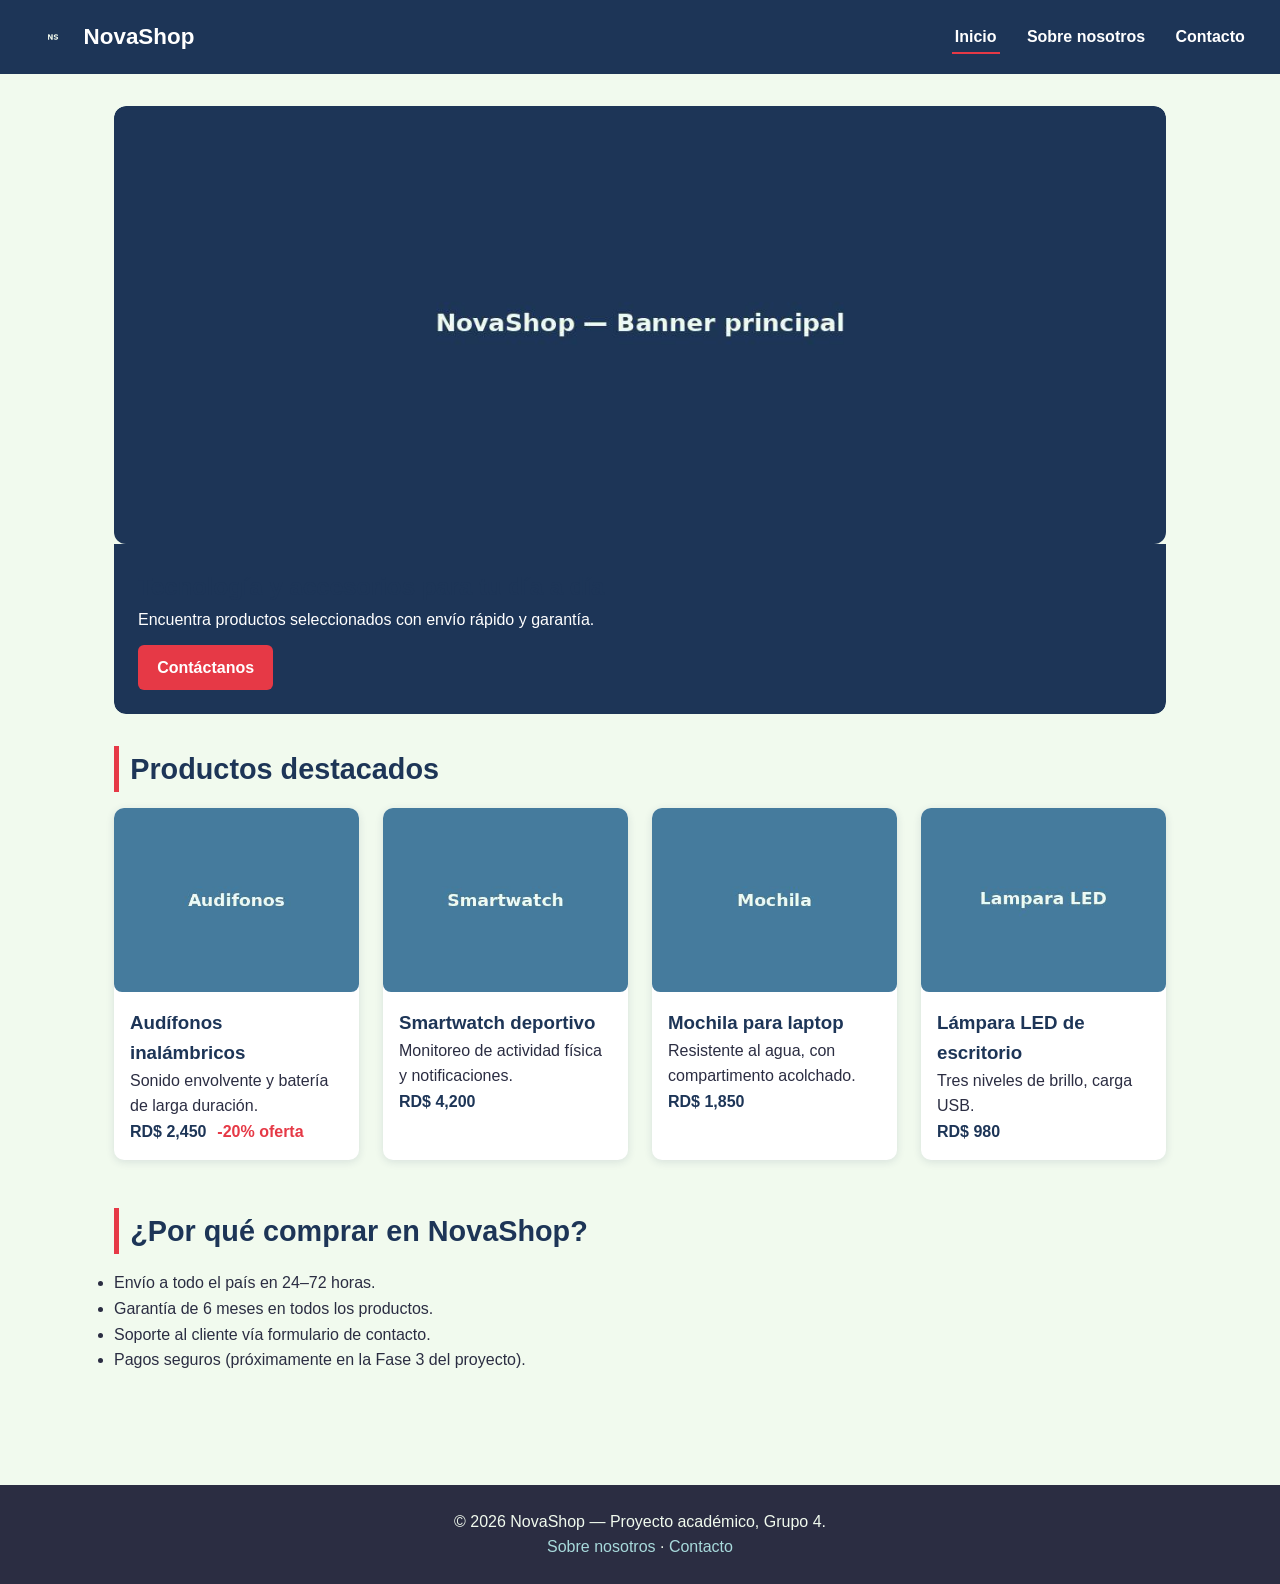
<file: novashop-fase1/novashop/index.html>
<!DOCTYPE html>
<html lang="es">
<head>
  <meta charset="UTF-8">
  <meta name="viewport" content="width=device-width, initial-scale=1.0">
  <title>NovaShop — Inicio</title>
  <link rel="stylesheet" href="css/styles.css">
</head>
<body>

  <header id="site-header">
    <div class="logo">
      <img src="img/logo.png" alt="Logotipo de NovaShop">
      <span>NovaShop</span>
    </div>
    <nav>
      <ul class="nav-menu">
        <li><a href="index.html" aria-current="page">Inicio</a></li>
        <li><a href="nosotros.html">Sobre nosotros</a></li>
        <li><a href="contacto.html">Contacto</a></li>
      </ul>
    </nav>
  </header>

  <main>

    <section class="hero">
      <img src="img/hero-banner.jpg" alt="Banner principal de NovaShop mostrando productos destacados">
      <div class="hero-text">
        <h1>Tecnología y accesorios para tu día a día</h1>
        <p>Encuentra productos seleccionados con envío rápido y garantía.</p>
        <a href="contacto.html" class="btn">Contáctanos</a>
      </div>
    </section>

    <section class="section" id="destacados">
      <h2 class="section-title">Productos destacados</h2>
      <div class="product-grid">

        <article class="product-card">
          <img src="img/producto-audifonos.jpg" alt="Audífonos inalámbricos NovaShop">
          <div class="info">
            <h3>Audífonos inalámbricos</h3>
            <p>Sonido envolvente y batería de larga duración.</p>
            <!-- Método CSS en línea: resaltar la etiqueta de oferta -->
            <p class="price">RD$ 2,450 <span style="color:#e63946; font-weight:700; margin-left:0.4rem;">-20% oferta</span></p>
          </div>
        </article>

        <article class="product-card">
          <img src="img/producto-smartwatch.jpg" alt="Smartwatch NovaShop">
          <div class="info">
            <h3>Smartwatch deportivo</h3>
            <p>Monitoreo de actividad física y notificaciones.</p>
            <p class="price">RD$ 4,200</p>
          </div>
        </article>

        <article class="product-card">
          <img src="img/producto-mochila.jpg" alt="Mochila para laptop NovaShop">
          <div class="info">
            <h3>Mochila para laptop</h3>
            <p>Resistente al agua, con compartimento acolchado.</p>
            <p class="price">RD$ 1,850</p>
          </div>
        </article>

        <article class="product-card">
          <img src="img/producto-lampara.jpg" alt="Lámpara LED de escritorio NovaShop">
          <div class="info">
            <h3>Lámpara LED de escritorio</h3>
            <p>Tres niveles de brillo, carga USB.</p>
            <p class="price">RD$ 980</p>
          </div>
        </article>

      </div>
    </section>

    <section class="section" id="beneficios">
      <h2 class="section-title">¿Por qué comprar en NovaShop?</h2>
      <ul>
        <li>Envío a todo el país en 24–72 horas.</li>
        <li>Garantía de 6 meses en todos los productos.</li>
        <li>Soporte al cliente vía formulario de contacto.</li>
        <li>Pagos seguros (próximamente en la Fase 3 del proyecto).</li>
      </ul>
    </section>

  </main>

  <footer id="site-footer">
    <p>&copy; 2026 NovaShop — Proyecto académico, Grupo 4.</p>
    <p><a href="nosotros.html">Sobre nosotros</a> · <a href="contacto.html">Contacto</a></p>
  </footer>

</body>
</html>
</file>
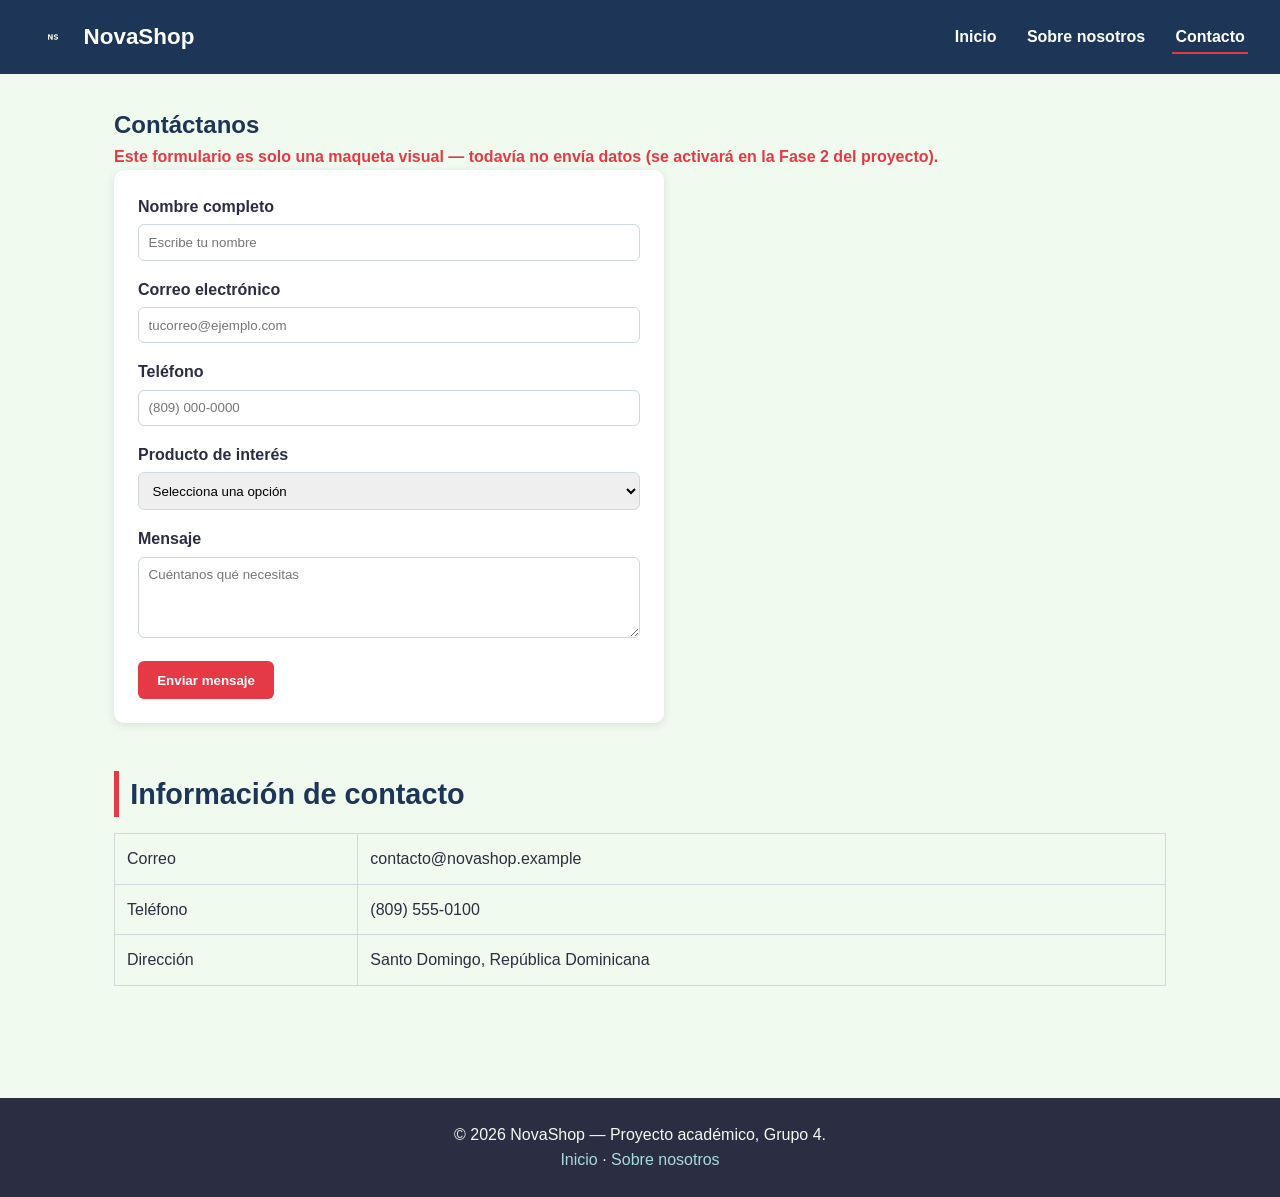
<file: novashop-fase1/novashop/contacto.html>
<!DOCTYPE html>
<html lang="es">
<head>
  <meta charset="UTF-8">
  <meta name="viewport" content="width=device-width, initial-scale=1.0">
  <title>NovaShop — Contacto</title>
  <link rel="stylesheet" href="css/styles.css">
</head>
<body>

  <header id="site-header">
    <div class="logo">
      <img src="img/logo.png" alt="Logotipo de NovaShop">
      <span>NovaShop</span>
    </div>
    <nav>
      <ul class="nav-menu">
        <li><a href="index.html">Inicio</a></li>
        <li><a href="nosotros.html">Sobre nosotros</a></li>
        <li><a href="contacto.html" aria-current="page">Contacto</a></li>
      </ul>
    </nav>
  </header>

  <main>

    <section class="section">
      <h1>Contáctanos</h1>
      <!-- Método CSS en línea: nota puntual resaltada -->
      <p style="color:#e63946; font-weight:600;">Este formulario es solo una maqueta visual — todavía no envía datos (se activará en la Fase 2 del proyecto).</p>

      <form class="form-maquetado" action="#" method="post">
        <div>
          <label for="nombre">Nombre completo</label>
          <input type="text" id="nombre" name="nombre" placeholder="Escribe tu nombre">
        </div>

        <div>
          <label for="email">Correo electrónico</label>
          <input type="email" id="email" name="email" placeholder="tucorreo@ejemplo.com">
        </div>

        <div>
          <label for="telefono">Teléfono</label>
          <input type="tel" id="telefono" name="telefono" placeholder="(809) 000-0000">
        </div>

        <div>
          <label for="producto">Producto de interés</label>
          <select id="producto" name="producto">
            <option value="">Selecciona una opción</option>
            <option value="audifonos">Audífonos inalámbricos</option>
            <option value="smartwatch">Smartwatch deportivo</option>
            <option value="mochila">Mochila para laptop</option>
            <option value="lampara">Lámpara LED de escritorio</option>
            <option value="otro">Otro</option>
          </select>
        </div>

        <div>
          <label for="mensaje">Mensaje</label>
          <textarea id="mensaje" name="mensaje" rows="4" placeholder="Cuéntanos qué necesitas"></textarea>
        </div>

        <button type="submit">Enviar mensaje</button>
      </form>
    </section>

    <section class="section">
      <h2 class="section-title">Información de contacto</h2>
      <table>
        <tbody>
          <tr><td>Correo</td><td>contacto@novashop.example</td></tr>
          <tr><td>Teléfono</td><td>(809) 555-0100</td></tr>
          <tr><td>Dirección</td><td>Santo Domingo, República Dominicana</td></tr>
        </tbody>
      </table>
    </section>

  </main>

  <footer id="site-footer">
    <p>&copy; 2026 NovaShop — Proyecto académico, Grupo 4.</p>
    <p><a href="index.html">Inicio</a> · <a href="nosotros.html">Sobre nosotros</a></p>
  </footer>

</body>
</html>
</file>
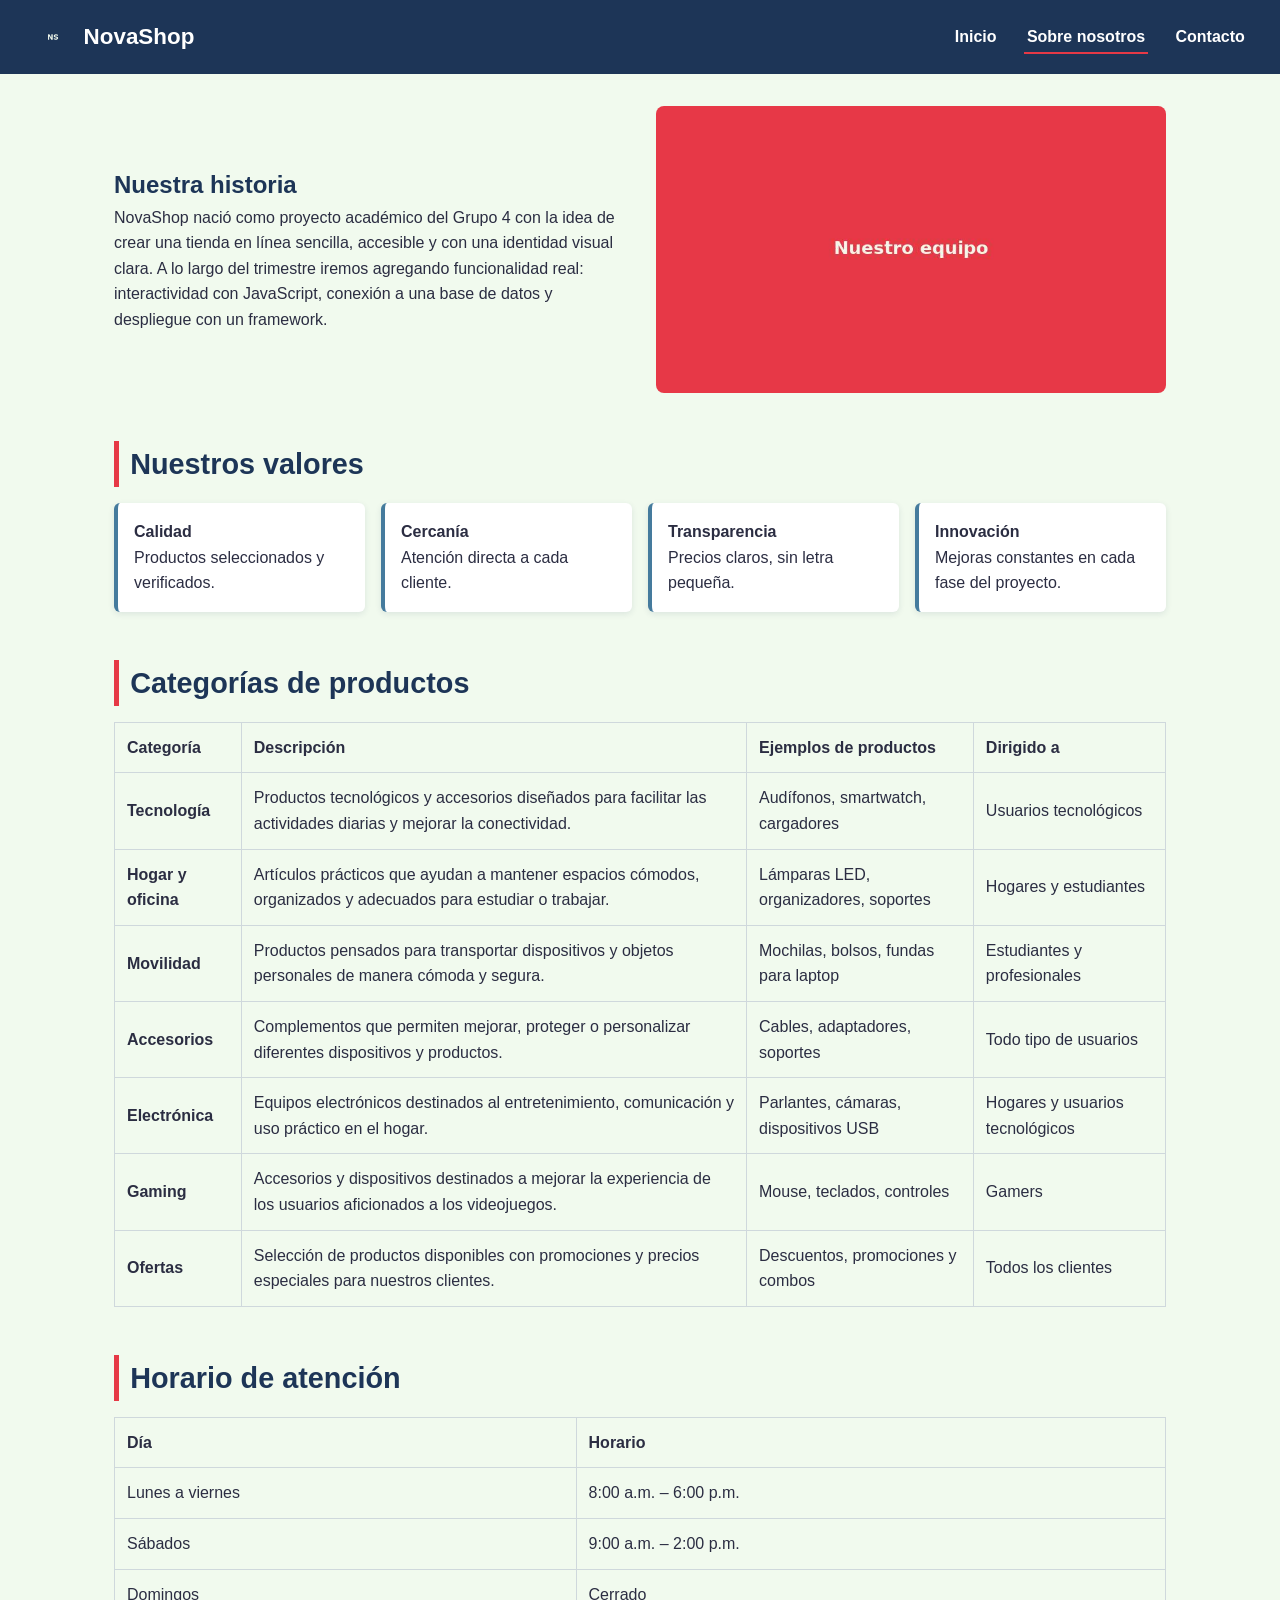
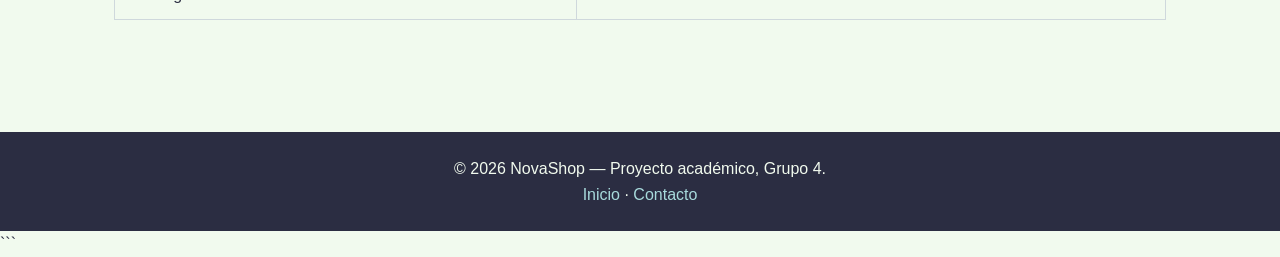
<file: novashop-fase1/novashop/nosotros.html>
<!DOCTYPE html>
<html lang="es">
<head>
  <meta charset="UTF-8">
  <meta name="viewport" content="width=device-width, initial-scale=1.0">
  <title>NovaShop — Sobre nosotros</title>
  <link rel="stylesheet" href="css/styles.css">

  <!-- Método CSS interno: ajustes propios de esta página, no aplican a las demás -->
  <style>
    .historia {
      display: grid;
      grid-template-columns: 1fr 1fr;
      gap: 2rem;
      align-items: center;
    }

    .valores-lista {
      display: grid;
      grid-template-columns: repeat(auto-fit, minmax(180px, 1fr));
      gap: 1rem;
      list-style: none;
    }

    .valores-lista li {
      background: #fff;
      border-left: 4px solid var(--color-secundario);
      padding: 1rem;
      border-radius: 6px;
      box-shadow: 0 2px 6px rgba(29, 53, 87, 0.1);
    }

    @media (max-width: 700px) {
      .historia {
        grid-template-columns: 1fr;
      }
    }
  </style>
</head>

<body>

  <header id="site-header">
    <div class="logo">
      <img src="img/logo.png" alt="Logotipo de NovaShop">
      <span>NovaShop</span>
    </div>

    <nav>
      <ul class="nav-menu">
        <li><a href="index.html">Inicio</a></li>
        <li>
          <a href="nosotros.html" aria-current="page">Sobre nosotros</a>
        </li>
        <li><a href="contacto.html">Contacto</a></li>
      </ul>
    </nav>
  </header>

  <main>

    <!-- Historia de NovaShop -->
    <section class="section historia">
      <div>
        <h1>Nuestra historia</h1>

        <p>
          NovaShop nació como proyecto académico del Grupo 4 con la idea
          de crear una tienda en línea sencilla, accesible y con una
          identidad visual clara. A lo largo del trimestre iremos
          agregando funcionalidad real: interactividad con JavaScript,
          conexión a una base de datos y despliegue con un framework.
        </p>
      </div>

      <img
        src="img/sobre-nosotros.jpg"
        alt="Equipo de trabajo de NovaShop"
      >
    </section>


    <!-- Valores de la empresa -->
    <section class="section">
      <h2 class="section-title">Nuestros valores</h2>

      <ul class="valores-lista">
        <li>
          <strong>Calidad</strong><br>
          Productos seleccionados y verificados.
        </li>

        <li>
          <strong>Cercanía</strong><br>
          Atención directa a cada cliente.
        </li>

        <li>
          <strong>Transparencia</strong><br>
          Precios claros, sin letra pequeña.
        </li>

        <li>
          <strong>Innovación</strong><br>
          Mejoras constantes en cada fase del proyecto.
        </li>
      </ul>
    </section>


    <!-- Categorías de productos -->
    <section class="section">
      <h2 class="section-title">Categorías de productos</h2>

      <table>
        <thead>
          <tr>
            <th>Categoría</th>
            <th>Descripción</th>
            <th>Ejemplos de productos</th>
            <th>Dirigido a</th>
          </tr>
        </thead>

        <tbody>

          <tr>
            <td><strong>Tecnología</strong></td>
            <td>
              Productos tecnológicos y accesorios diseñados para
              facilitar las actividades diarias y mejorar la
              conectividad.
            </td>
            <td>
              Audífonos, smartwatch, cargadores
            </td>
            <td>
              Usuarios tecnológicos
            </td>
          </tr>

          <tr>
            <td><strong>Hogar y oficina</strong></td>
            <td>
              Artículos prácticos que ayudan a mantener espacios
              cómodos, organizados y adecuados para estudiar o trabajar.
            </td>
            <td>
              Lámparas LED, organizadores, soportes
            </td>
            <td>
              Hogares y estudiantes
            </td>
          </tr>

          <tr>
            <td><strong>Movilidad</strong></td>
            <td>
              Productos pensados para transportar dispositivos y
              objetos personales de manera cómoda y segura.
            </td>
            <td>
              Mochilas, bolsos, fundas para laptop
            </td>
            <td>
              Estudiantes y profesionales
            </td>
          </tr>

          <tr>
            <td><strong>Accesorios</strong></td>
            <td>
              Complementos que permiten mejorar, proteger o
              personalizar diferentes dispositivos y productos.
            </td>
            <td>
              Cables, adaptadores, soportes
            </td>
            <td>
              Todo tipo de usuarios
            </td>
          </tr>

          <tr>
            <td><strong>Electrónica</strong></td>
            <td>
              Equipos electrónicos destinados al entretenimiento,
              comunicación y uso práctico en el hogar.
            </td>
            <td>
              Parlantes, cámaras, dispositivos USB
            </td>
            <td>
              Hogares y usuarios tecnológicos
            </td>
          </tr>

          <tr>
            <td><strong>Gaming</strong></td>
            <td>
              Accesorios y dispositivos destinados a mejorar la
              experiencia de los usuarios aficionados a los videojuegos.
            </td>
            <td>
              Mouse, teclados, controles
            </td>
            <td>
              Gamers
            </td>
          </tr>

          <tr>
            <td><strong>Ofertas</strong></td>
            <td>
              Selección de productos disponibles con promociones y
              precios especiales para nuestros clientes.
            </td>
            <td>
              Descuentos, promociones y combos
            </td>
            <td>
              Todos los clientes
            </td>
          </tr>

        </tbody>
      </table>
    </section>


    <!-- Horario de atención -->
    <section class="section">
      <h2 class="section-title">Horario de atención</h2>

      <table>
        <thead>
          <tr>
            <th>Día</th>
            <th>Horario</th>
          </tr>
        </thead>

        <tbody>
          <tr>
            <td>Lunes a viernes</td>
            <td>8:00 a.m. – 6:00 p.m.</td>
          </tr>

          <tr>
            <td>Sábados</td>
            <td>9:00 a.m. – 2:00 p.m.</td>
          </tr>

          <tr>
            <td>Domingos</td>
            <td>Cerrado</td>
          </tr>
        </tbody>
      </table>
    </section>

  </main>


  <footer id="site-footer">
    <p>
      &copy; 2026 NovaShop — Proyecto académico, Grupo 4.
    </p>

    <p>
      <a href="index.html">Inicio</a> ·
      <a href="contacto.html">Contacto</a>
    </p>
  </footer>

</body>
</html>
```
</file>
<file: novashop-fase1/novashop/css/styles.css>
/* ==========================================================================
   NovaShop — Hoja de estilos externa (método CSS #3: externo)
   Este archivo se enlaza desde las 3 páginas para mantener una identidad
   visual coherente (misma paleta, tipografía y menú de navegación).
   ========================================================================== */

/* --- Variables de marca (paleta) --- */
:root {
  --color-primario: #1d3557;   /* azul profundo */
  --color-secundario: #457b9d; /* celeste */
  --color-acento: #e63946;     /* coral */
  --color-fondo: #f1faee;      /* blanco hueso */
  --color-texto: #2b2d42;      /* gris oscuro */
  --fuente-titulos: 'Poppins', 'Segoe UI', sans-serif;
  --fuente-texto: 'Inter', 'Segoe UI', sans-serif;
}

/* --- Selector de etiqueta (type selector) --- */
* {
  box-sizing: border-box;
  margin: 0;
  padding: 0;
}

body {
  font-family: var(--fuente-texto);
  color: var(--color-texto);
  background-color: var(--color-fondo);
  line-height: 1.6;
}

h1, h2, h3 {
  font-family: var(--fuente-titulos);
  color: var(--color-primario);
}

a {
  color: var(--color-secundario);
  text-decoration: none;
}

img {
  max-width: 100%;
  display: block;
  border-radius: 8px;
}

table {
  width: 100%;
  border-collapse: collapse;
  margin: 1rem 0;
}

th, td {
  border: 1px solid #cfd8dc;
  padding: 0.75rem;
  text-align: left;
}

/* --- Encabezado / navegación (selector de ID) --- */
#site-header {
  background-color: var(--color-primario);
  padding: 1rem 2rem;
  display: flex;
  align-items: center;
  justify-content: space-between;
  flex-wrap: wrap;
}

#site-header .logo {
  display: flex;
  align-items: center;
  gap: 0.6rem;
}

#site-header .logo img {
  width: 42px;
  height: 42px;
  border-radius: 50%;
}

#site-header .logo span {
  color: #fff;
  font-family: var(--fuente-titulos);
  font-size: 1.4rem;
  font-weight: 700;
}

/* --- Selector de clase (class selector): menú de navegación --- */
.nav-menu {
  list-style: none;
  display: flex;
  gap: 1.5rem;
}

.nav-menu a {
  color: #fff;
  font-weight: 600;
  padding: 0.4rem 0.2rem;
  border-bottom: 2px solid transparent;
  transition: border-color 0.2s ease;
}

.nav-menu a:hover,
.nav-menu a[aria-current="page"] {
  border-bottom: 2px solid var(--color-acento);
}

/* --- Contenedor general --- */
main {
  max-width: 1100px;
  margin: 0 auto;
  padding: 2rem 1.5rem;
}

.section {
  margin-bottom: 3rem;
}

.section-title {
  font-size: 1.8rem;
  margin-bottom: 1rem;
  border-left: 5px solid var(--color-acento);
  padding-left: 0.7rem;
}

/* --- Hero (clase) --- */
.hero {
  position: relative;
  border-radius: 12px;
  overflow: hidden;
  margin-bottom: 2rem;
}

.hero img {
  border-radius: 12px;
  width: 100%;
  height: auto;
}

.hero-text {
  background-color: var(--color-primario);
  color: #fff;
  padding: 1.5rem;
  border-radius: 0 0 12px 12px;
}

.hero-text .btn {
  display: inline-block;
  margin-top: 0.8rem;
  background-color: var(--color-acento);
  color: #fff;
  padding: 0.6rem 1.2rem;
  border-radius: 6px;
  font-weight: 600;
}

/* --- Grid de productos (clase) --- */
.product-grid {
  display: grid;
  grid-template-columns: repeat(auto-fit, minmax(220px, 1fr));
  gap: 1.5rem;
}

.product-card {
  background: #fff;
  border-radius: 10px;
  overflow: hidden;
  box-shadow: 0 2px 8px rgba(29, 53, 87, 0.12);
}

.product-card .info {
  padding: 1rem;
}

.product-card .price {
  font-weight: 700;
  color: var(--color-primario);
}

/* --- Formulario maquetado (contacto.html) --- */
.form-maquetado {
  background: #fff;
  padding: 1.5rem;
  border-radius: 10px;
  box-shadow: 0 2px 8px rgba(29, 53, 87, 0.12);
  display: grid;
  gap: 1rem;
  max-width: 550px;
}

.form-maquetado label {
  font-weight: 600;
  display: block;
  margin-bottom: 0.3rem;
}

.form-maquetado input,
.form-maquetado select,
.form-maquetado textarea {
  width: 100%;
  padding: 0.6rem;
  border: 1px solid #cfd8dc;
  border-radius: 6px;
  font-family: var(--fuente-texto);
}

.form-maquetado button {
  background-color: var(--color-acento);
  color: #fff;
  border: none;
  padding: 0.7rem 1.2rem;
  border-radius: 6px;
  font-weight: 700;
  cursor: pointer;
  justify-self: start;
}

/* --- Footer (selector de ID) --- */
#site-footer {
  background-color: var(--color-texto);
  color: #f1faee;
  text-align: center;
  padding: 1.5rem;
  margin-top: 2rem;
}

#site-footer a {
  color: #a8dadc;
}

@media (max-width: 640px) {
  #site-header {
    flex-direction: column;
    gap: 1rem;
  }
  .nav-menu {
    gap: 1rem;
  }
}
</file>
